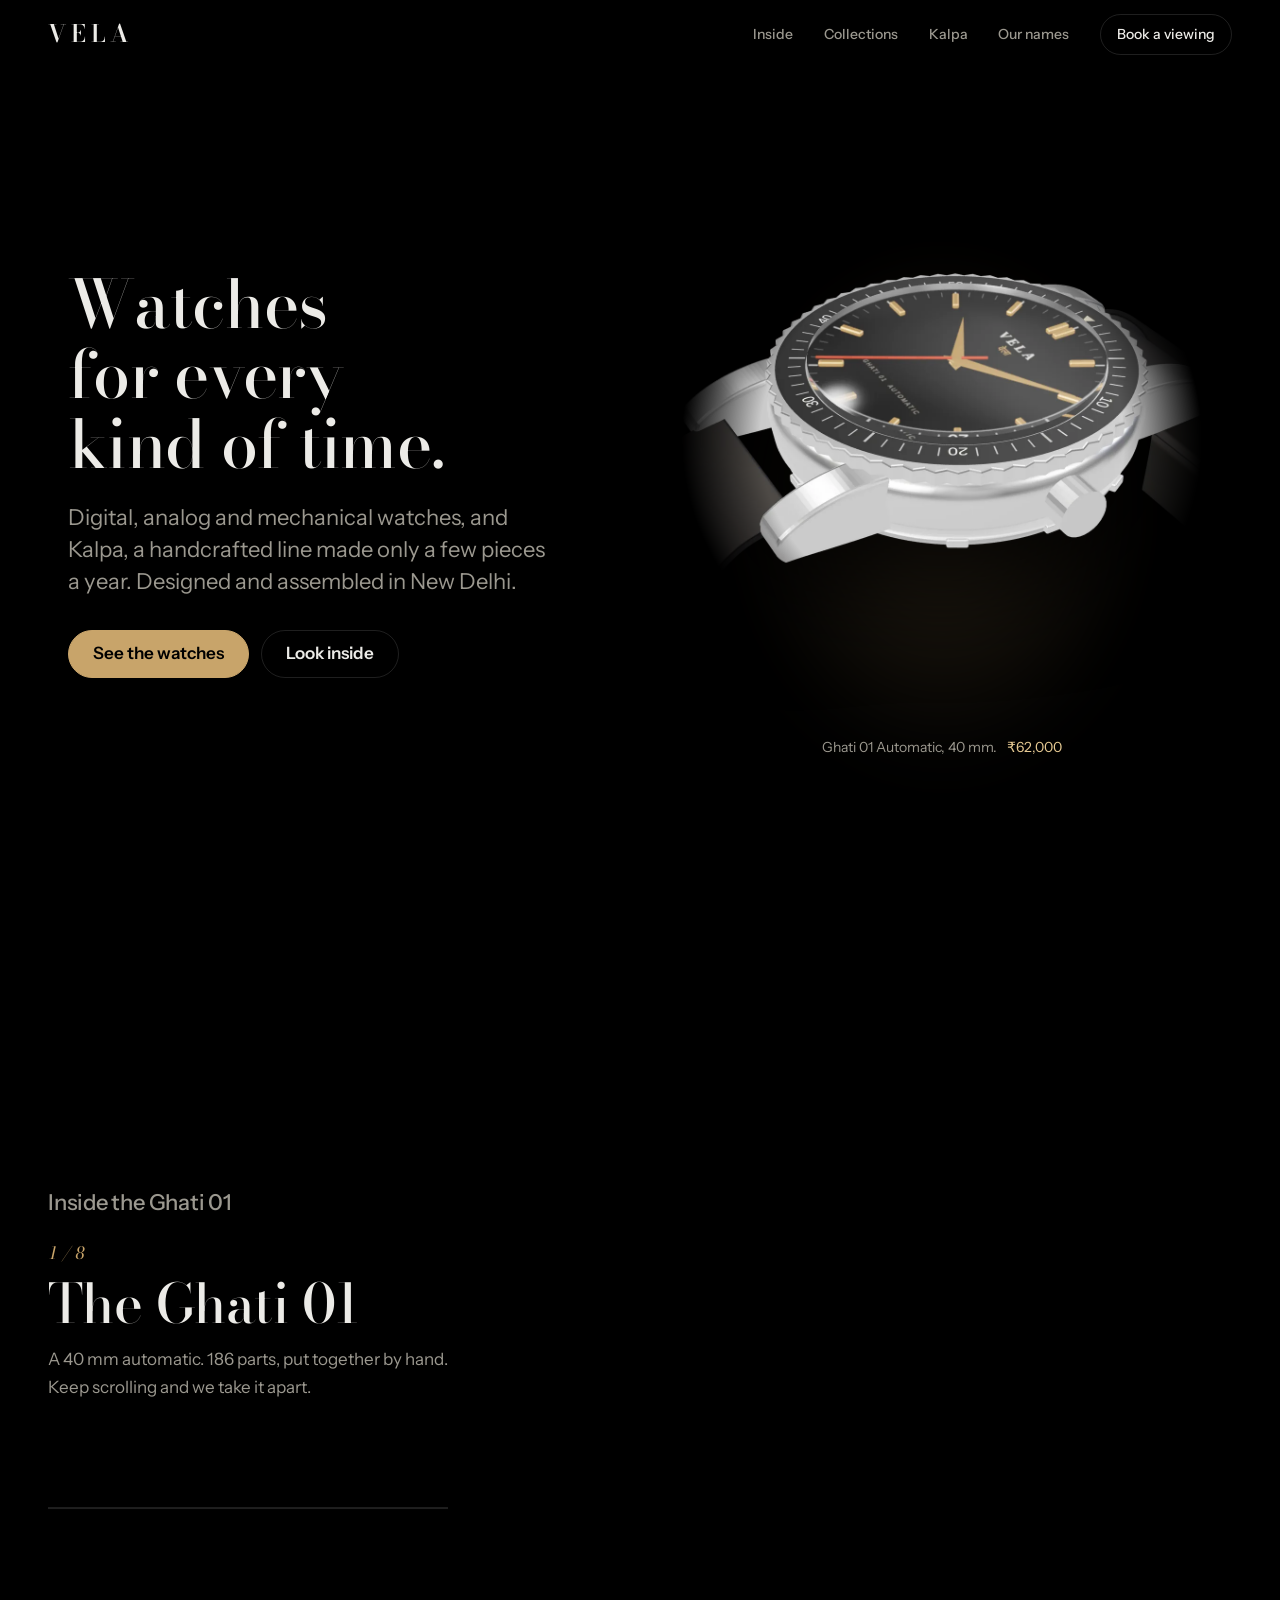
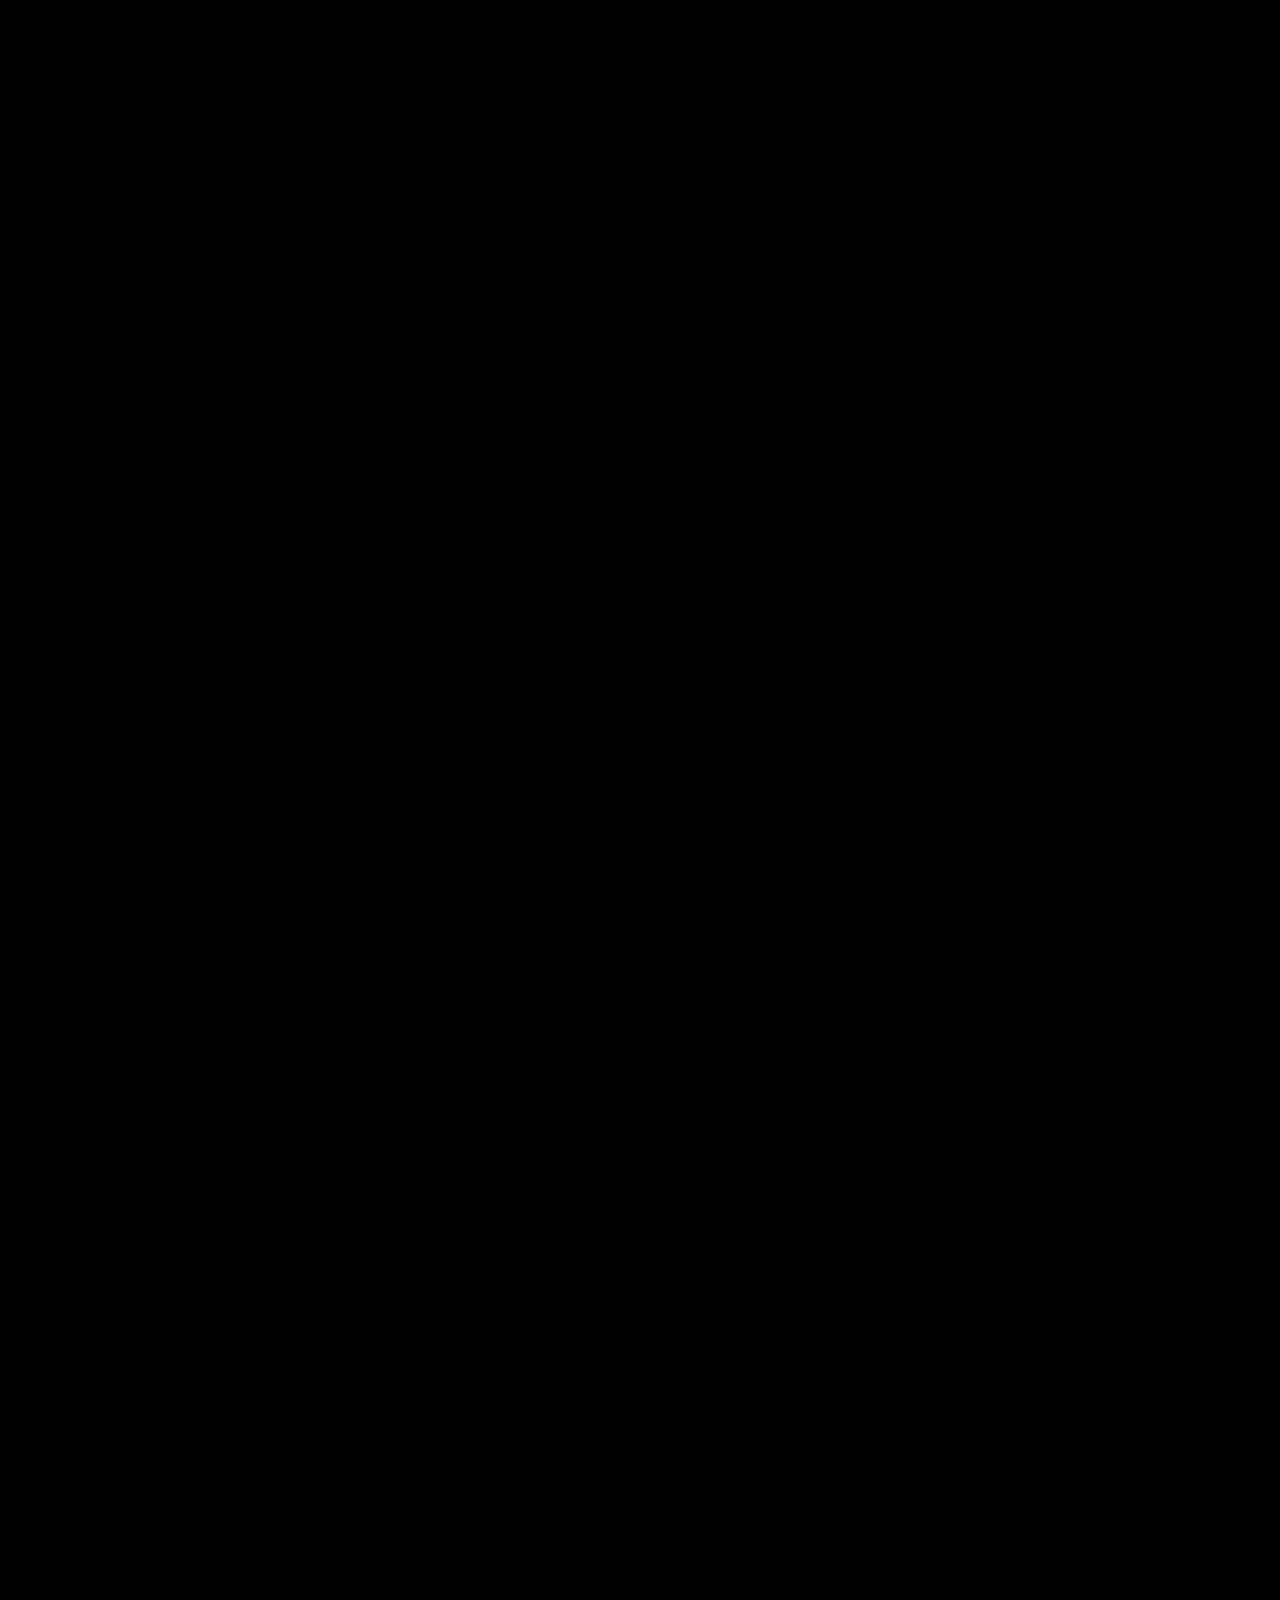
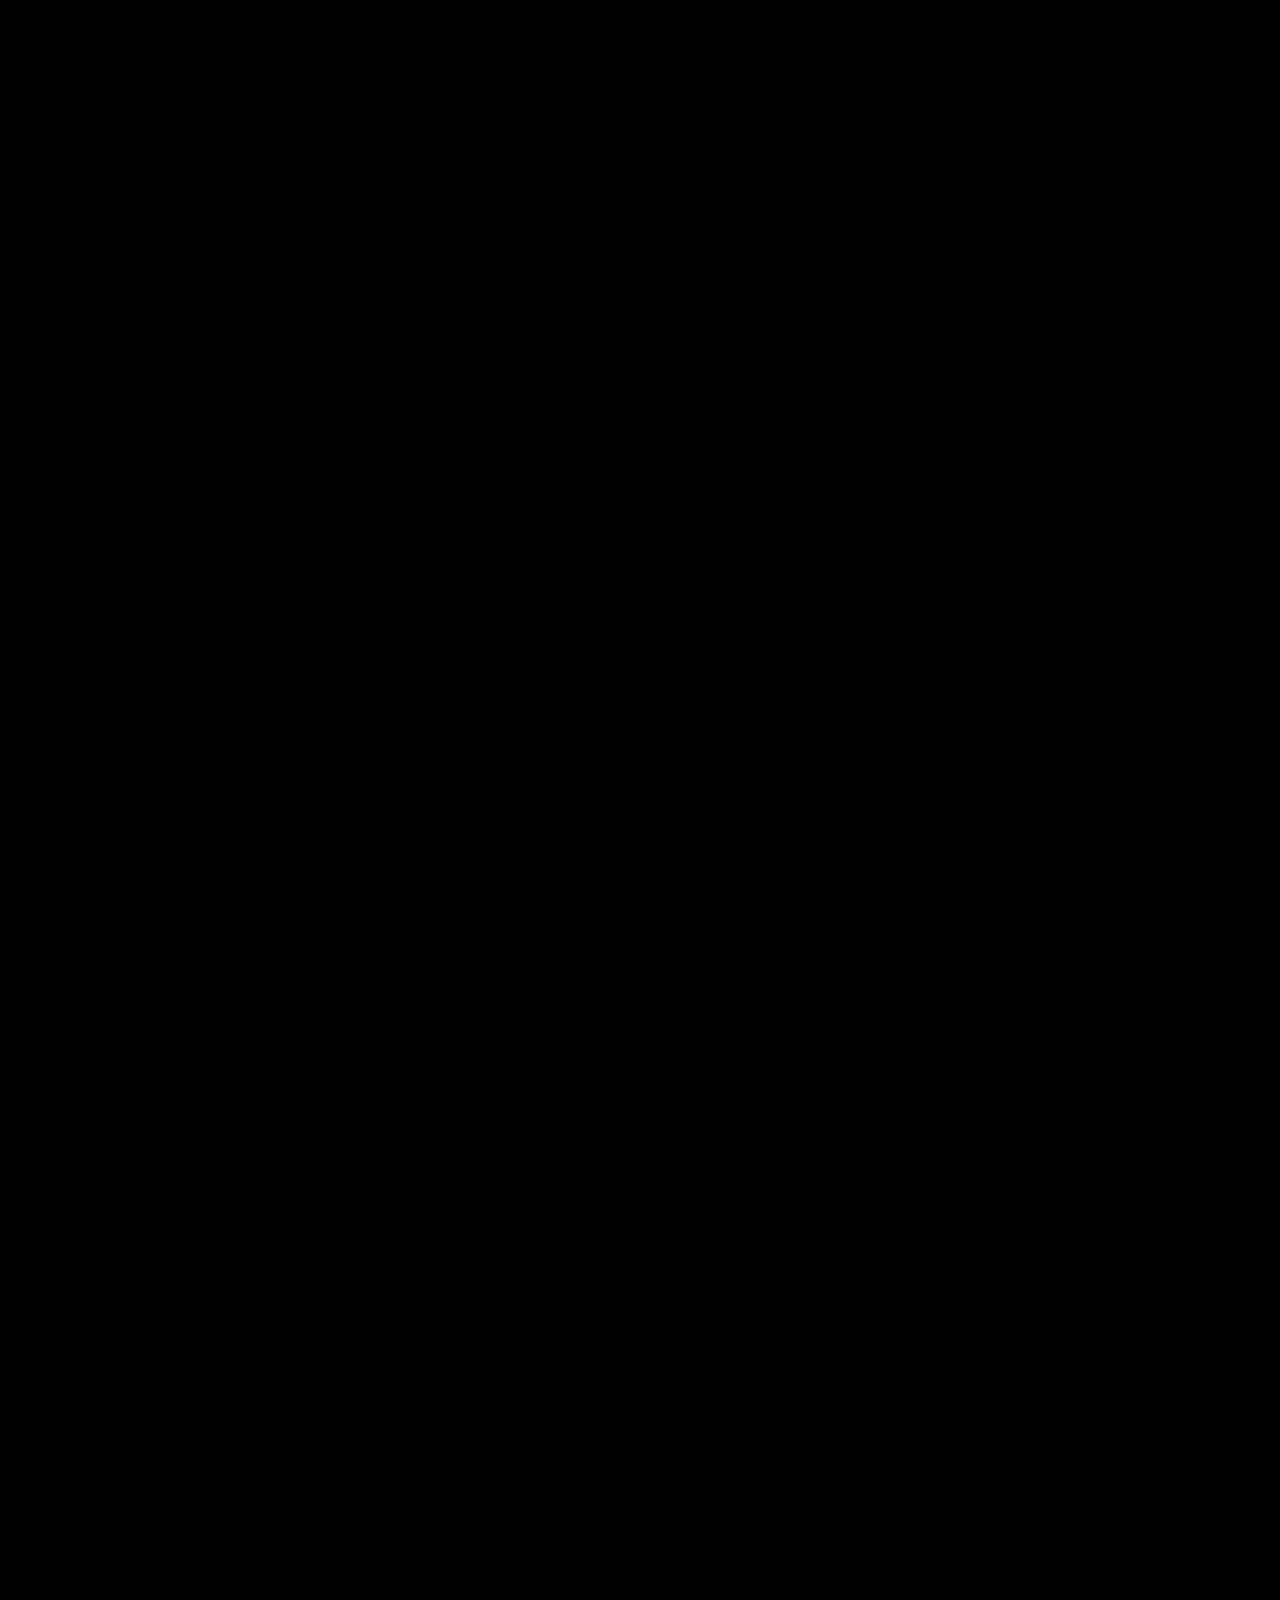
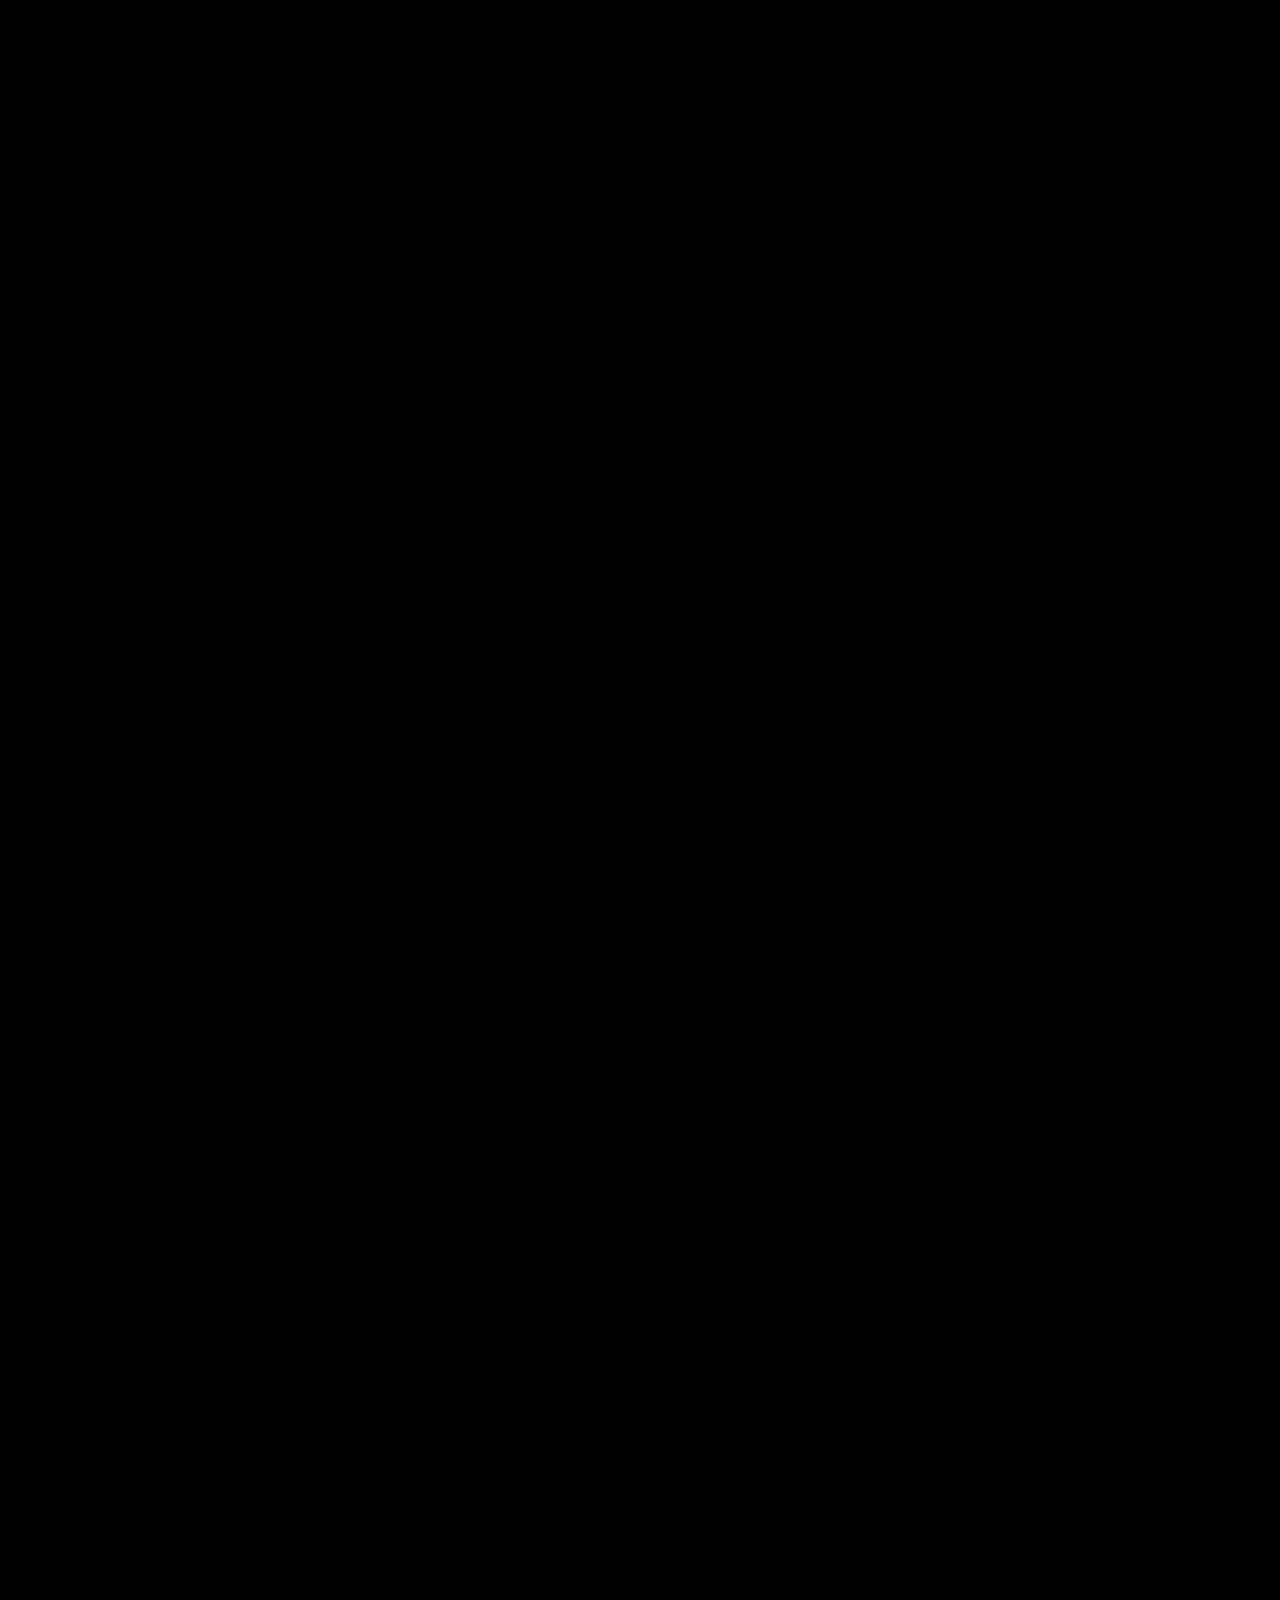
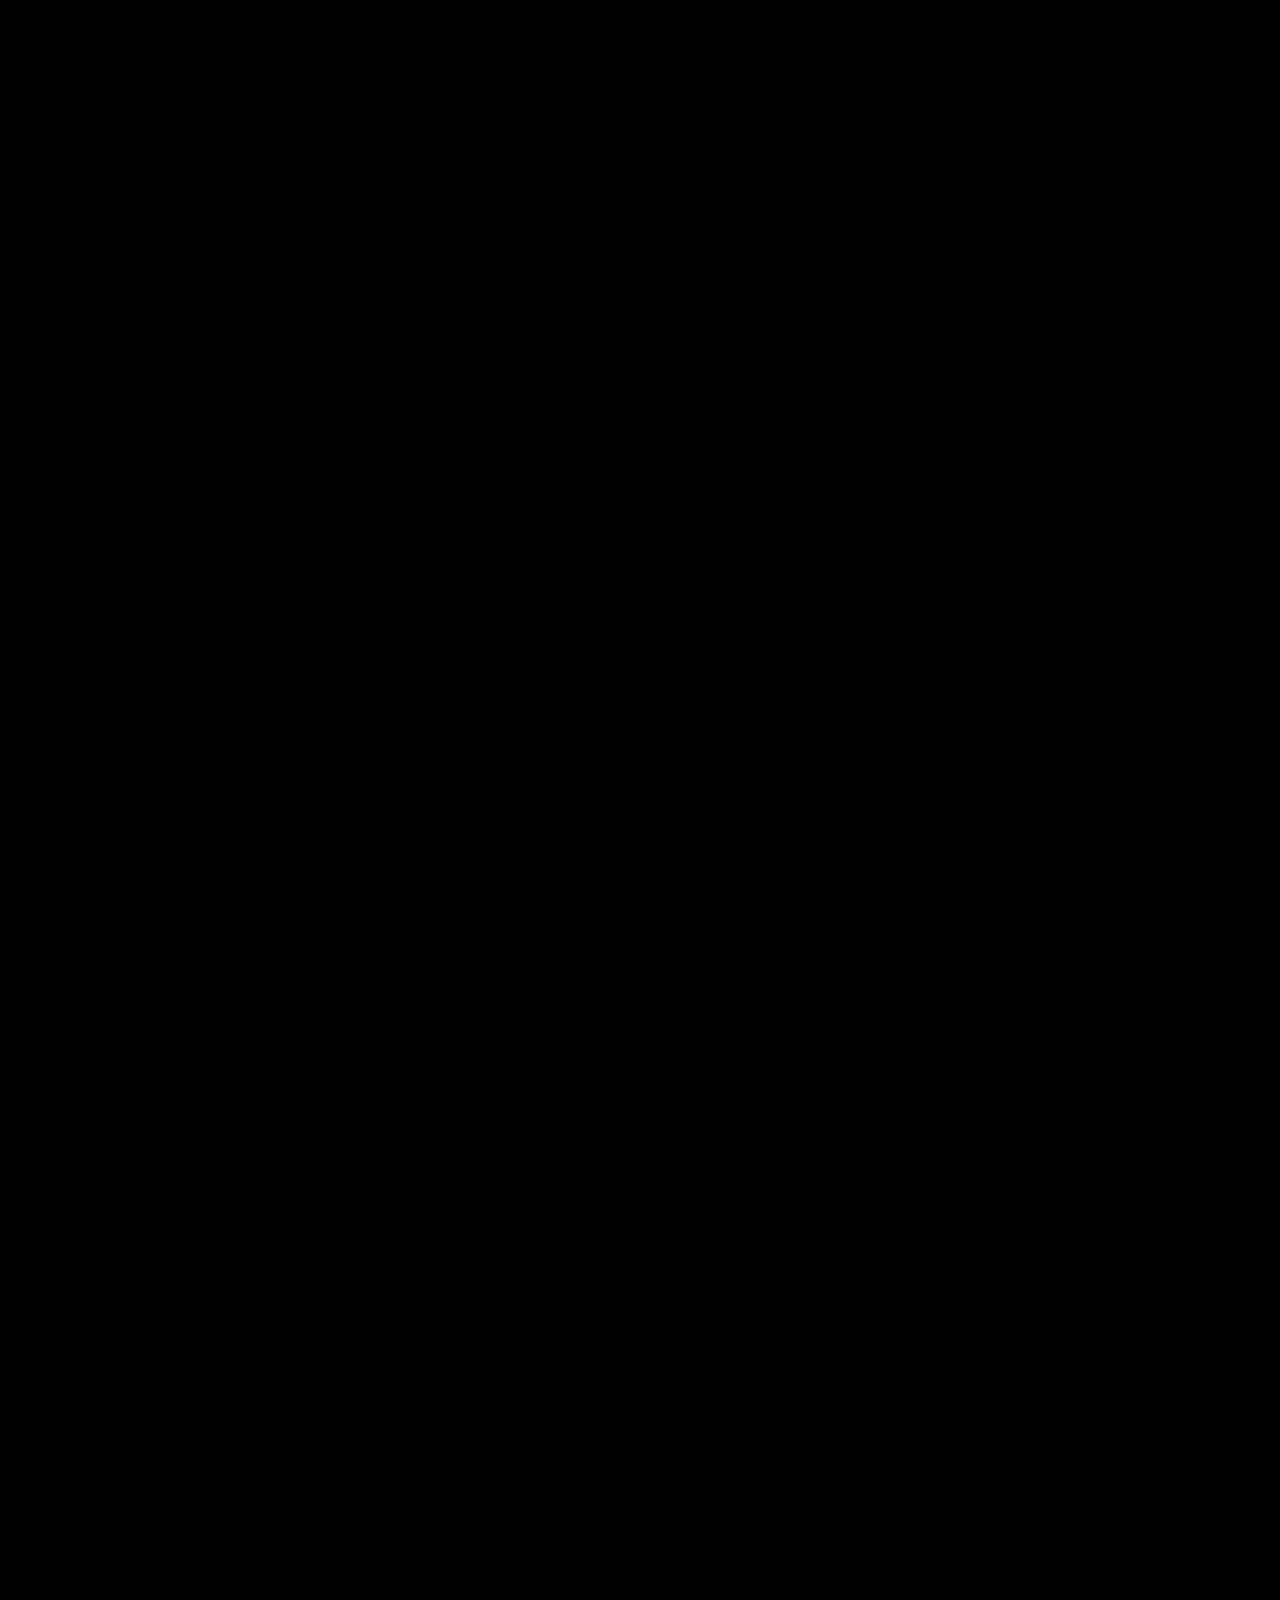
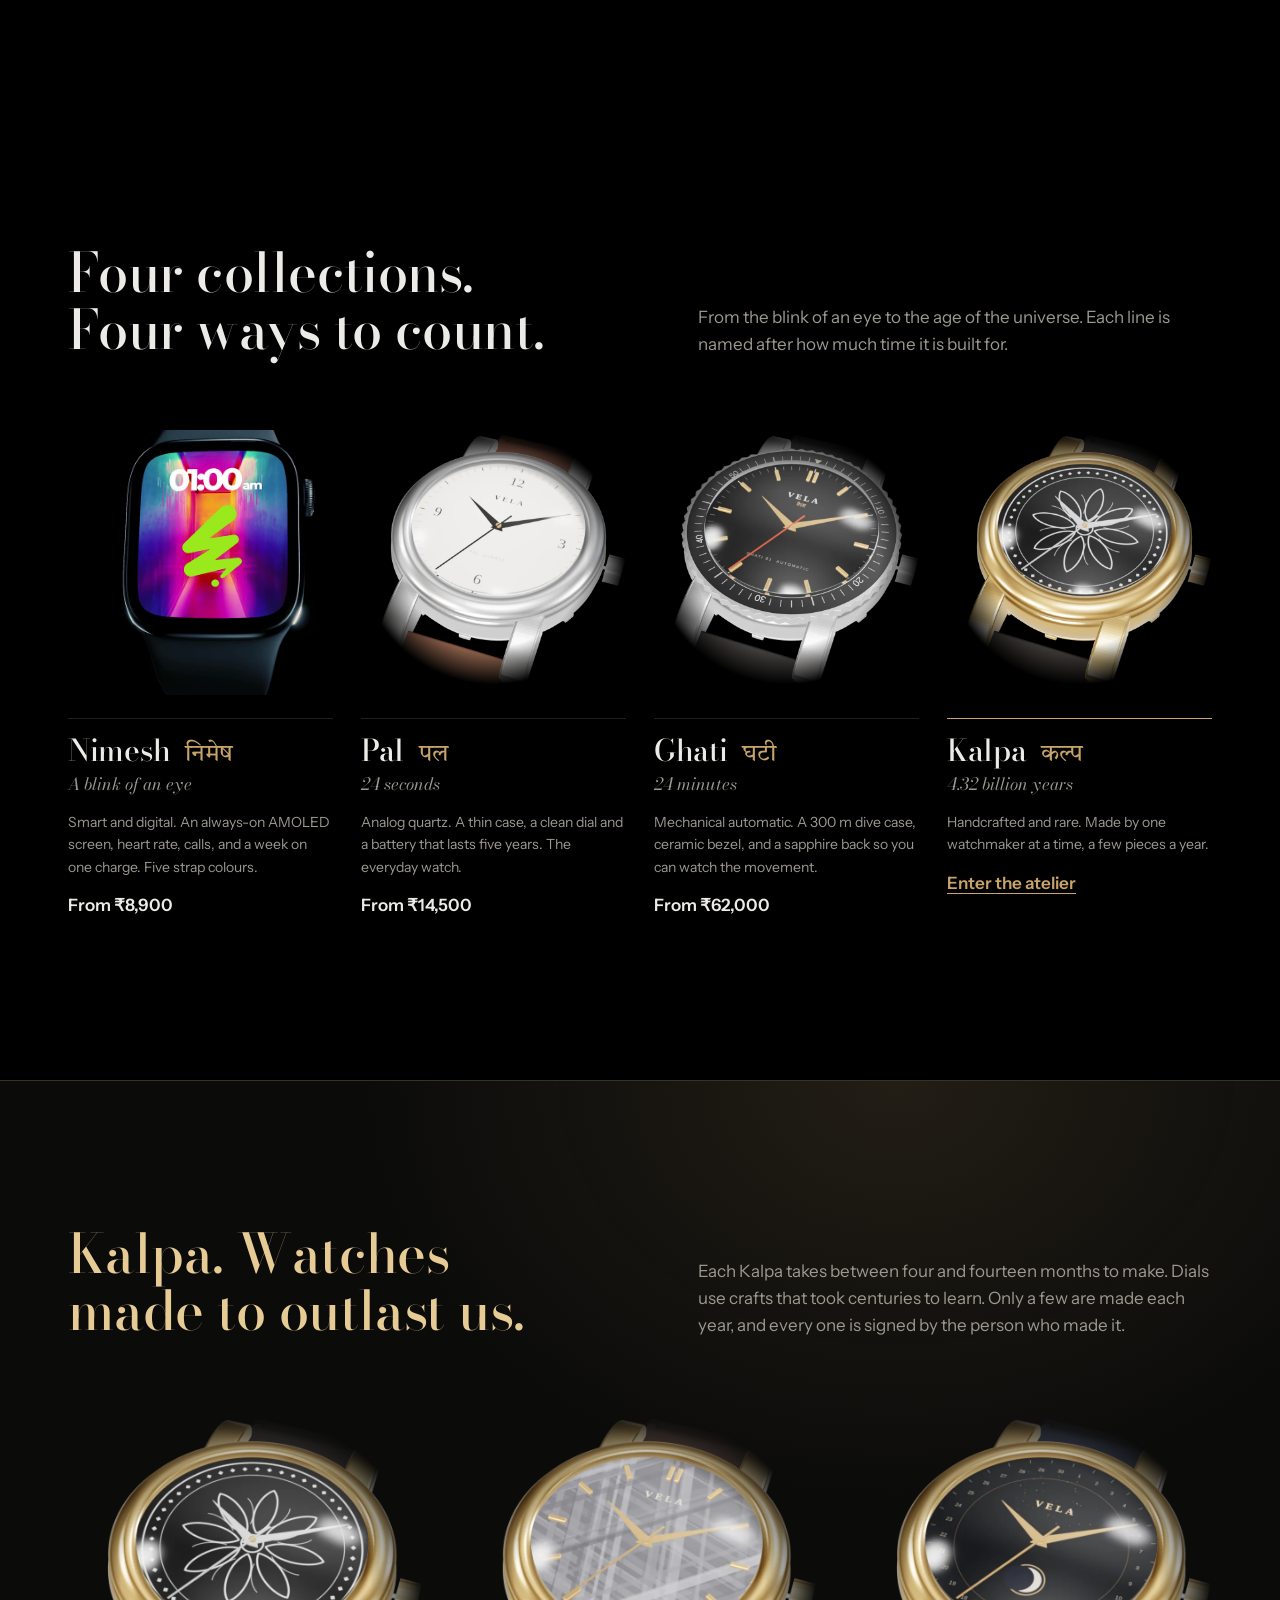
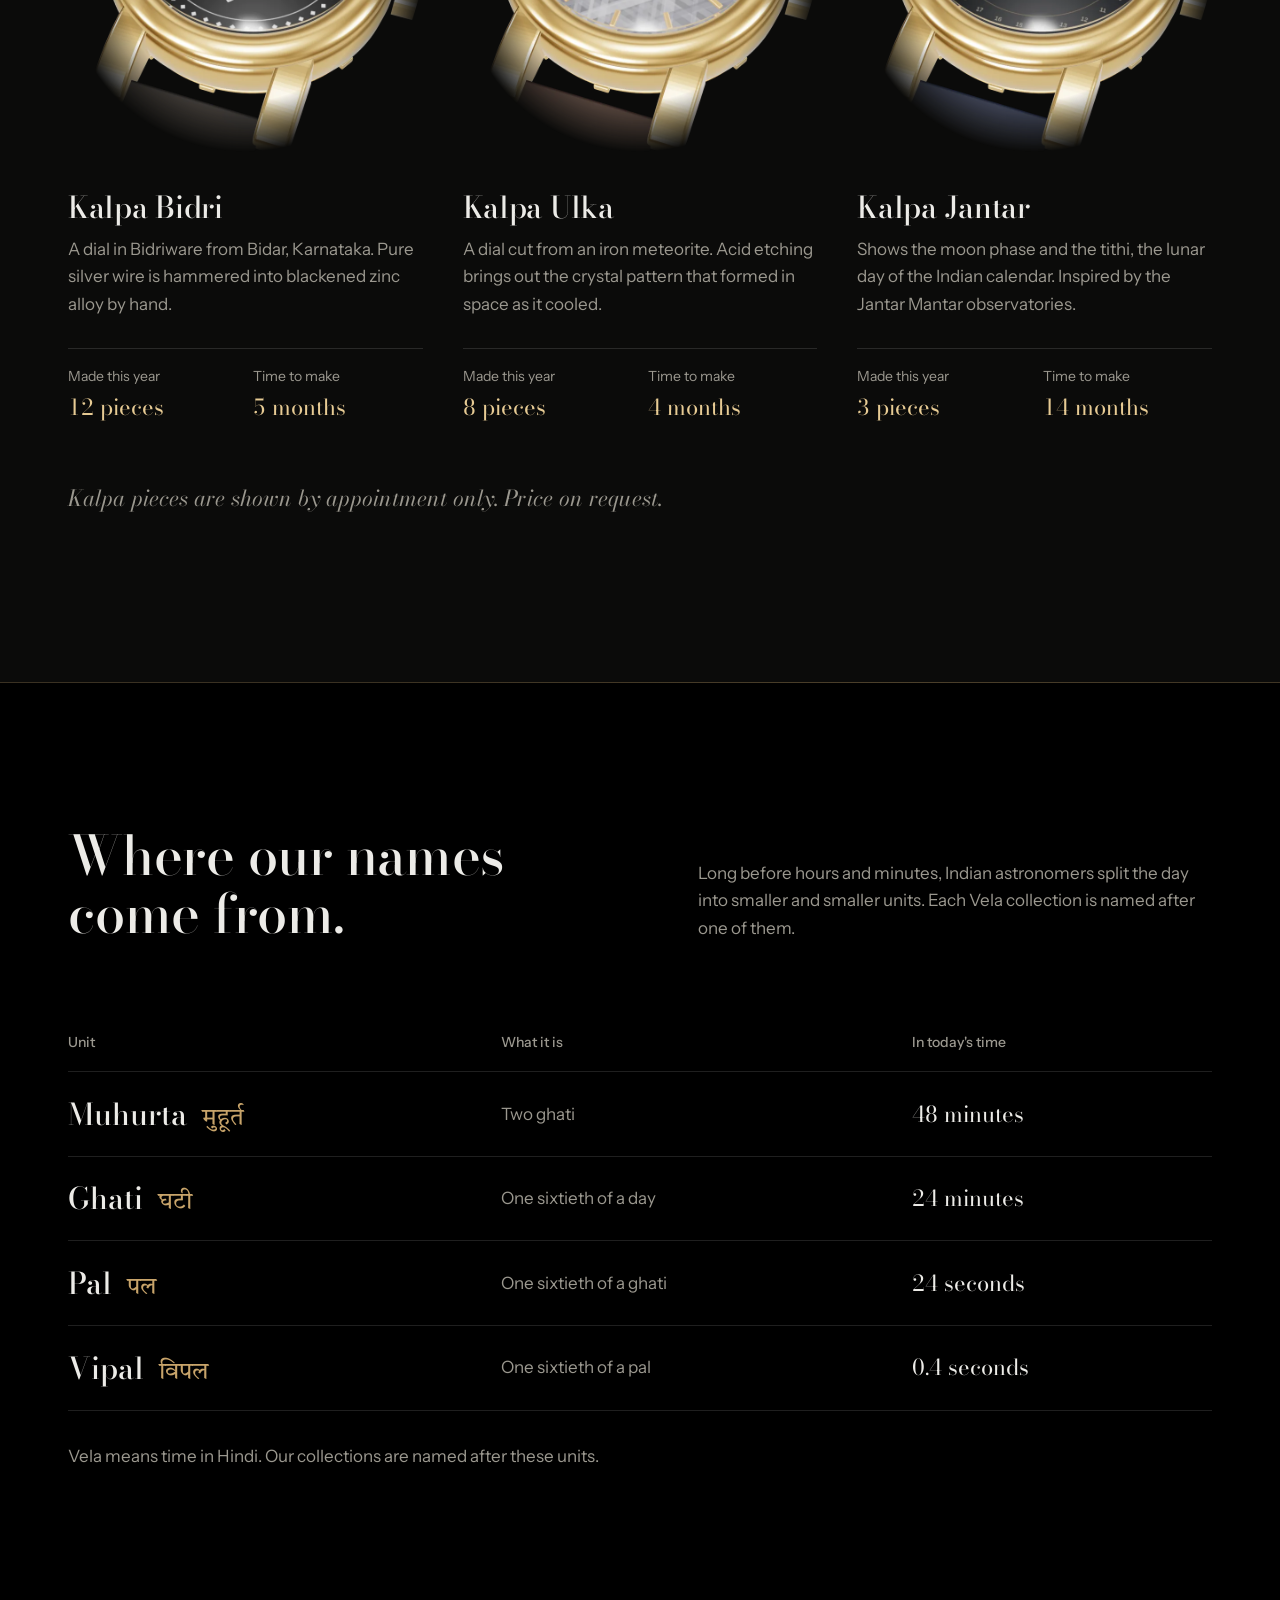
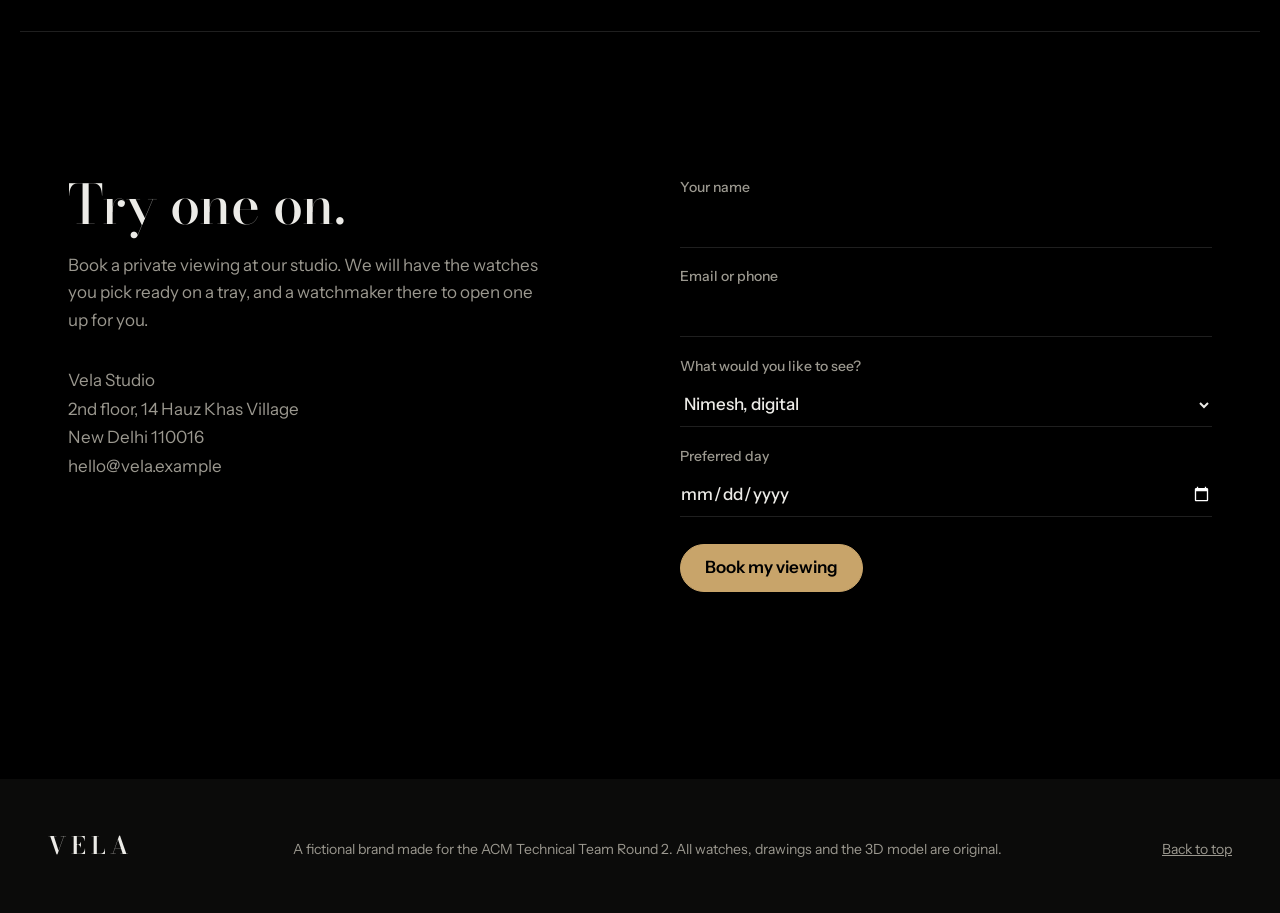
<file: index.html>
<!doctype html>
<html lang="en">
<head>
  <meta charset="utf-8">
  <meta name="viewport" content="width=device-width, initial-scale=1">
  <title>Vela | Watches made in India</title>
  <meta name="description" content="Vela makes digital, analog and mechanical watches, and Kalpa, a rare handcrafted line.">
  <meta name="theme-color" content="#000000">
  <link rel="icon" href="assets/favicon.svg" type="image/svg+xml">
  <link rel="preconnect" href="https://fonts.googleapis.com">
  <link rel="preconnect" href="https://fonts.gstatic.com" crossorigin>
  <link href="https://fonts.googleapis.com/css2?family=Bodoni+Moda:ital,opsz,wght@0,6..96,400..800;1,6..96,400&family=Instrument+Sans:wght@400..700&family=Tiro+Devanagari+Hindi&display=swap" rel="stylesheet">
  <link rel="stylesheet" href="css/style.css">
</head>
<body>
  <a class="skip" href="#main">Skip to content</a>

  <header class="nav" id="top">
    <a class="wordmark" href="#top" aria-label="Vela home">Vela</a>
    <button class="nav-toggle" aria-expanded="false" aria-controls="nav-links">Menu</button>
    <nav id="nav-links" class="nav-links" aria-label="Main">
      <a href="#inside">Inside</a>
      <a href="#collections">Collections</a>
      <a href="#kalpa">Kalpa</a>
      <a href="#time">Our names</a>
      <a class="nav-cta" href="#visit">Book a viewing</a>
    </nav>
  </header>

  <main id="main">
    <!-- HERO: the Ghati 01, which tilts toward your cursor -->
    <section class="hero" aria-labelledby="hero-title">
      <div class="hero-copy">
        <h1 id="hero-title" class="hero-title">Watches for every kind of time.</h1>
        <p class="hero-sub">Digital, analog and mechanical watches, and Kalpa, a handcrafted line made only a few pieces a year. Designed and assembled in New Delhi.</p>
        <div class="hero-actions">
          <a class="btn btn-solid" href="#collections">See the watches</a>
          <a class="btn btn-line" href="#inside">Look inside</a>
        </div>
      </div>

      <div class="hero-watch">
        <figure class="tilt">
          <div class="tilt-body">
            <img class="hero-img" src="assets/renders/ghati-hero.webp" width="1100" height="1100" alt="Vela Ghati 01 automatic in steel with a black dial, ceramic dive bezel and black leather strap" fetchpriority="high">
          </div>
        </figure>
        <p class="hero-caption">Ghati 01 Automatic, 40 mm. <span>₹62,000</span></p>
      </div>
    </section>

    <!-- INSIDE: the mechanical watch in 3D. The stage sticks while you scroll. -->
    <section class="inside" id="inside" aria-labelledby="inside-title">
      <div class="inside-stage">
        <canvas class="watch3d" aria-hidden="true"></canvas>
        <div class="inside-fallback" aria-hidden="true"></div>

        <div class="inside-ui">
          <h2 id="inside-title">Inside the Ghati 01</h2>
          <ol class="stages">
            <li class="is-active">
              <h3>The Ghati 01</h3>
              <p>A 40 mm automatic. 186 parts, put together by hand. Keep scrolling and we take it apart.</p>
            </li>
            <li>
              <h3>Opened up</h3>
              <p>Crystal, bezel, hands, dial, movement, rotor and caseback. Every layer lifts away in the order a watchmaker would take it apart.</p>
            </li>
            <li>
              <h3>Sapphire crystal</h3>
              <p>Rated 9 on the Mohs scale, so only a diamond can scratch it. Anti-reflective coating on both sides.</p>
            </li>
            <li>
              <h3>Sunburst dial</h3>
              <p>Brushed from the centre out so light runs across it as you turn your wrist. Indices are applied one at a time.</p>
            </li>
            <li>
              <h3>The balance wheel</h3>
              <p>The heartbeat. It swings 28,800 times an hour, eight beats a second, on a hairspring thinner than a hair.</p>
            </li>
            <li>
              <h3>Mainspring and gears</h3>
              <p>One full wind stores 72 hours of power. Four wheels pass it on, slowed down to exactly one turn an hour.</p>
            </li>
            <li>
              <h3>The rotor</h3>
              <p>A weighted half-moon that spins as your arm moves and winds the spring for you. You never need to wind it.</p>
            </li>
            <li>
              <h3>Back together</h3>
              <p>Every part returns to its place. Through the caseback you can watch it all keep time.</p>
            </li>
          </ol>
          <div class="rail" aria-hidden="true"><span></span></div>
        </div>
        <p class="callout" aria-hidden="true"></p>
      </div>
    </section>

    <!-- COLLECTIONS: four lines, four units of time -->
    <section class="collections" id="collections" aria-labelledby="collections-title">
      <div class="section-head">
        <h2 id="collections-title">Four collections. Four ways to count.</h2>
        <p>From the blink of an eye to the age of the universe. Each line is named after how much time it is built for.</p>
      </div>

      <div class="lines">
        <article class="line">
          <div class="line-face">
            <video src="assets/video/nimesh.mp4" poster="assets/video/nimesh-poster.jpg" width="640" height="640" muted loop playsinline preload="none" aria-label="Nimesh smartwatches in five strap colours"></video>
          </div>
          <div class="line-text">
            <h3>Nimesh <span class="deva" lang="hi">निमेष</span></h3>
            <p class="unit">A blink of an eye</p>
            <p>Smart and digital. An always-on AMOLED screen, heart rate, calls, and a week on one charge. Five strap colours.</p>
            <p class="price">From ₹8,900</p>
          </div>
        </article>

        <article class="line">
          <div class="line-face"><img src="assets/renders/pal.webp" width="800" height="800" loading="lazy" alt="Vela Pal quartz watch, steel case, cream dial, brown leather strap"></div>
          <div class="line-text">
            <h3>Pal <span class="deva" lang="hi">पल</span></h3>
            <p class="unit">24 seconds</p>
            <p>Analog quartz. A thin case, a clean dial and a battery that lasts five years. The everyday watch.</p>
            <p class="price">From ₹14,500</p>
          </div>
        </article>

        <article class="line">
          <div class="line-face"><img src="assets/renders/ghati.webp" width="800" height="800" loading="lazy" alt="Vela Ghati 01 automatic, steel dive case, black sunburst dial"></div>
          <div class="line-text">
            <h3>Ghati <span class="deva" lang="hi">घटी</span></h3>
            <p class="unit">24 minutes</p>
            <p>Mechanical automatic. A 300 m dive case, ceramic bezel, and a sapphire back so you can watch the movement.</p>
            <p class="price">From ₹62,000</p>
          </div>
        </article>

        <article class="line line-kalpa">
          <div class="line-face"><img src="assets/renders/bidri.webp" width="800" height="800" loading="lazy" alt="Vela Kalpa in yellow gold with a silver inlaid Bidri dial"></div>
          <div class="line-text">
            <h3>Kalpa <span class="deva" lang="hi">कल्प</span></h3>
            <p class="unit">4.32 billion years</p>
            <p>Handcrafted and rare. Made by one watchmaker at a time, a few pieces a year.</p>
            <a class="text-link" href="#kalpa">Enter the atelier</a>
          </div>
        </article>
      </div>
    </section>

    <!-- KALPA: the special class -->
    <section class="kalpa" id="kalpa" aria-labelledby="kalpa-title">
      <div class="kalpa-inner">
        <div class="section-head">
          <h2 id="kalpa-title">Kalpa. Watches made to outlast us.</h2>
          <p>Each Kalpa takes between four and fourteen months to make. Dials use crafts that took centuries to learn. Only a few are made each year, and every one is signed by the person who made it.</p>
        </div>

        <ul class="pieces">
          <li class="piece">
            <div class="piece-face"><img src="assets/renders/bidri.webp" width="800" height="800" loading="lazy" alt="Kalpa Bidri: gold case, black dial with a hand inlaid silver rosette"></div>
            <h3>Kalpa Bidri</h3>
            <p>A dial in Bidriware from Bidar, Karnataka. Pure silver wire is hammered into blackened zinc alloy by hand.</p>
            <dl class="piece-facts">
              <div><dt>Made this year</dt><dd>12 pieces</dd></div>
              <div><dt>Time to make</dt><dd>5 months</dd></div>
            </dl>
          </li>
          <li class="piece">
            <div class="piece-face"><img src="assets/renders/ulka.webp" width="800" height="800" loading="lazy" alt="Kalpa Ulka: gold case, etched meteorite dial"></div>
            <h3>Kalpa Ulka</h3>
            <p>A dial cut from an iron meteorite. Acid etching brings out the crystal pattern that formed in space as it cooled.</p>
            <dl class="piece-facts">
              <div><dt>Made this year</dt><dd>8 pieces</dd></div>
              <div><dt>Time to make</dt><dd>4 months</dd></div>
            </dl>
          </li>
          <li class="piece">
            <div class="piece-face"><img src="assets/renders/jantar.webp" width="800" height="800" loading="lazy" alt="Kalpa Jantar: gold case, night blue dial with moon phase and a ring of 30 tithis"></div>
            <h3>Kalpa Jantar</h3>
            <p>Shows the moon phase and the tithi, the lunar day of the Indian calendar. Inspired by the Jantar Mantar observatories.</p>
            <dl class="piece-facts">
              <div><dt>Made this year</dt><dd>3 pieces</dd></div>
              <div><dt>Time to make</dt><dd>14 months</dd></div>
            </dl>
          </li>
        </ul>
        <p class="kalpa-note">Kalpa pieces are shown by appointment only. Price on request.</p>
      </div>
    </section>

    <!-- OUR TIME: the units the brand is built on -->
    <section class="time" id="time" aria-labelledby="time-title">
      <div class="section-head">
        <h2 id="time-title">Where our names come from.</h2>
        <p>Long before hours and minutes, Indian astronomers split the day into smaller and smaller units. Each Vela collection is named after one of them.</p>
      </div>

      <div class="ladder-wrap">
        <table class="ladder">
          <thead>
            <tr><th scope="col">Unit</th><th scope="col">What it is</th><th scope="col">In today's time</th></tr>
          </thead>
          <tbody>
            <tr><th scope="row">Muhurta <span class="deva" lang="hi">मुहूर्त</span></th><td>Two ghati</td><td>48 minutes</td></tr>
            <tr><th scope="row">Ghati <span class="deva" lang="hi">घटी</span></th><td>One sixtieth of a day</td><td>24 minutes</td></tr>
            <tr><th scope="row">Pal <span class="deva" lang="hi">पल</span></th><td>One sixtieth of a ghati</td><td>24 seconds</td></tr>
            <tr><th scope="row">Vipal <span class="deva" lang="hi">विपल</span></th><td>One sixtieth of a pal</td><td>0.4 seconds</td></tr>
          </tbody>
        </table>
      </div>
      <p class="time-note">Vela means time in Hindi. Our collections are named after these units.</p>
    </section>

    <!-- VISIT: the call to action -->
    <section class="visit" id="visit" aria-labelledby="visit-title">
      <div class="visit-copy">
        <h2 id="visit-title">Try one on.</h2>
        <p>Book a private viewing at our studio. We will have the watches you pick ready on a tray, and a watchmaker there to open one up for you.</p>
        <address>
          Vela Studio<br>
          2nd floor, 14 Hauz Khas Village<br>
          New Delhi 110016<br>
          hello@vela.example
        </address>
      </div>

      <form class="visit-form" novalidate>
        <label for="f-name">Your name
          <input id="f-name" type="text" name="name" autocomplete="name" required>
        </label>
        <label for="f-contact">Email or phone
          <input id="f-contact" type="text" name="contact" autocomplete="email" required>
        </label>
        <label for="f-line">What would you like to see?
          <select id="f-line" name="line">
            <option>Nimesh, digital</option>
            <option>Pal, analog</option>
            <option>Ghati, mechanical</option>
            <option>Kalpa, by appointment</option>
            <option>Not sure yet</option>
          </select>
        </label>
        <label for="f-date">Preferred day
          <input id="f-date" type="date" name="date">
        </label>
        <button class="btn btn-solid" type="submit">Book my viewing</button>
        <p class="form-status" role="status" aria-live="polite"></p>
      </form>
    </section>
  </main>

  <footer class="footer">
    <p class="wordmark">Vela</p>
    <p>A fictional brand made for the ACM Technical Team Round 2. All watches, drawings and the 3D model are original.</p>
    <a href="#top">Back to top</a>
  </footer>

  <script src="js/main.js" defer></script>
</body>
</html>
</file>
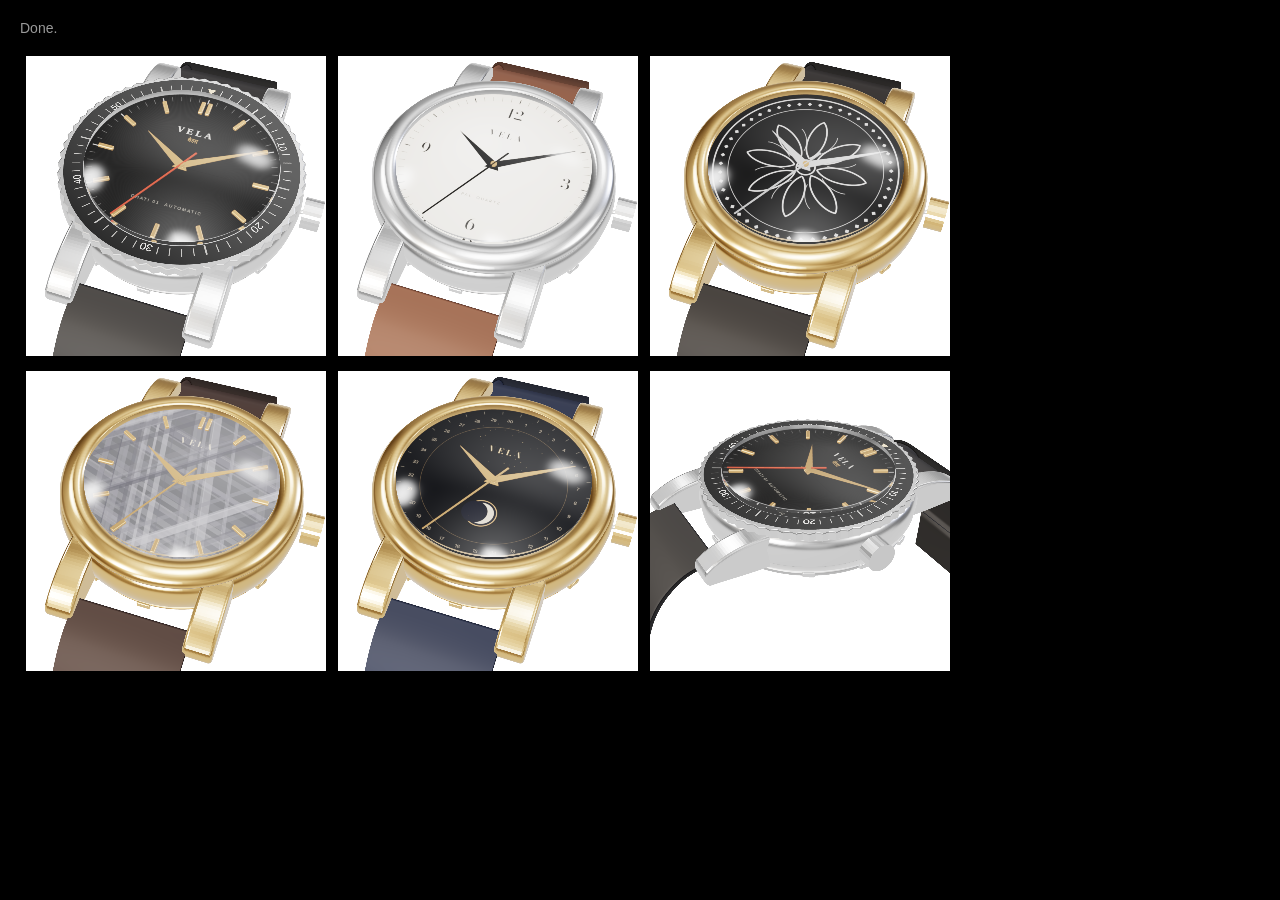
<file: tools/render.html>
<!doctype html>
<html lang="en">
<head>
<meta charset="utf-8">
<title>Vela render bench</title>
<link href="https://fonts.googleapis.com/css2?family=Bodoni+Moda:opsz,wght@6..96,400..800&family=Instrument+Sans:wght@400..700&family=Tiro+Devanagari+Hindi&display=swap" rel="stylesheet">
<style>body{background:#000;color:#999;font:14px sans-serif;margin:20px}canvas{width:300px;height:300px;margin:6px;background:#111}</style>
</head>
<body>
<!--
  Render bench: draws the product shots used on the site from our own 3D model.
  Open with a local server, wait, then each image appears below. The build
  script saves window.renders as files in assets/renders.
-->
<p>Rendering product shots...</p>
<div id="out"></div>
<script type="module">
  import { renderStill } from "../js/watch3d.js";
  const models = {
    "ghati":  [{ dial: "ghati", metal: "steel", bezel: "dive", indices: true, hands: "gold", strap: 0x1c1a19 }, {}],
    "pal":    [{ dial: "pal", metal: "steel", bezel: "smooth", indices: false, hands: "black", strap: 0x5a3622 }, {}],
    "bidri":  [{ dial: "bidri", metal: "gold", bezel: "smooth", indices: false, hands: "silver", strap: 0x16110d }, {}],
    "ulka":   [{ dial: "ulka", metal: "gold", bezel: "smooth", indices: true, hands: "gold", strap: 0x2b1a12 }, {}],
    "jantar": [{ dial: "jantar", metal: "gold", bezel: "smooth", indices: false, hands: "gold", strap: 0x121a2e }, {}],
    "ghati-hero": [{ dial: "ghati", metal: "steel", bezel: "dive", indices: true, hands: "gold", strap: 0x1c1a19 }, { az: 0.55, el: 0.62, r: 12.5, spin: -0.5, ty: -0.6 }],
  };
  window.renders = {};
  for (const [name, [opts, view]] of Object.entries(models)) {
    const c = document.createElement("canvas");
    document.getElementById("out").appendChild(c);
    window.renders[name] = await renderStill(c, opts, view);
  }
  window.rendersDone = true;
  document.querySelector("p").textContent = "Done.";
</script>
</body>
</html>
</file>
<file: css/style.css>
/* =========================================================
   VELA  |  brand tokens
   Layout: a black watch box. Each section is a tray on black
   velvet, with one watch or one idea in the middle of it.
   ========================================================= */
:root {
  color-scheme: dark;
  --black: #000000;      /* velvet of a watch box, main background */
  --tray: #0b0b0a;       /* raised trays: Kalpa, footer */
  --white: #ecebe7;      /* dial white, main text */
  --dim: #9b988f;        /* secondary text, like printed dial text */
  --brass: #c8a46a;      /* applied indices and hands, the one accent */
  --brass-hi: #e7cb94;   /* brass catching light */
  --line: rgba(255, 255, 255, 0.12);

  /* Bodoni for display: high contrast like numerals printed on a dial.
     Instrument Sans for reading. Tiro for the Devanagari unit names. */
  --display: "Bodoni Moda", "Didot", "Times New Roman", serif;
  --body: "Instrument Sans", "Helvetica Neue", Arial, sans-serif;
  --deva: "Tiro Devanagari Hindi", "Noto Serif Devanagari", serif;

  /* scale: perfect fourth, 1.333 */
  --step--1: 0.875rem;
  --step-0: 1.0625rem;
  --step-1: 1.375rem;
  --step-2: 1.875rem;
  --step-3: clamp(2.1rem, 4.4vw, 3.4rem);
  --step-4: clamp(2.6rem, 5.2vw, 4.6rem);

  --gutter: clamp(1rem, 4vw, 3rem);
  --max: 1240px;
}

*, *::before, *::after { box-sizing: border-box; }
html { scroll-behavior: smooth; }
@media (prefers-reduced-motion: reduce) { html { scroll-behavior: auto; } }

body {
  margin: 0;
  background: var(--black);
  color: var(--white);
  font-family: var(--body);
  font-size: var(--step-0);
  line-height: 1.6;
  -webkit-font-smoothing: antialiased;
}

img, svg, canvas { display: block; max-width: 100%; }
a { color: inherit; }
:focus-visible { outline: 2px solid var(--brass); outline-offset: 3px; }

h1, h2, h3 {
  margin: 0;
  font-family: var(--display);
  font-weight: 500;
  line-height: 1.05;
  letter-spacing: -0.01em;
  text-wrap: balance;
}
h2 { font-size: var(--step-3); max-width: 16ch; }
h3 { font-size: var(--step-1); }
p { margin: 0 0 1em; }

.deva { font-family: var(--deva); font-weight: 400; color: var(--brass); font-size: 0.8em; margin-left: 0.3em; }

.skip {
  position: absolute; left: -999px; top: 0; z-index: 100;
  padding: 0.6rem 1rem; background: var(--brass); color: var(--black);
}
.skip:focus { left: 1rem; }

/* ---------- buttons ---------- */
.btn {
  display: inline-flex;
  align-items: center;
  min-height: 48px;
  padding: 0.8rem 1.5rem;
  border-radius: 999px;
  font: 600 var(--step-0)/1 var(--body);
  text-decoration: none;
  cursor: pointer;
  transition: background-color 0.2s, color 0.2s, border-color 0.2s;
}
.btn-solid { background: var(--brass); color: var(--black); border: 1px solid var(--brass); }
.btn-solid:hover { background: var(--brass-hi); border-color: var(--brass-hi); }
.btn-line { background: transparent; color: var(--white); border: 1px solid var(--line); }
.btn-line:hover { border-color: var(--white); }

.text-link { color: var(--brass); font-weight: 600; text-underline-offset: 4px; }

/* ---------- nav ---------- */
.nav {
  position: fixed;
  inset: 0 0 auto 0;
  z-index: 50;
  display: flex;
  align-items: center;
  justify-content: space-between;
  gap: 1rem;
  padding: calc(0.9rem + env(safe-area-inset-top, 0px)) var(--gutter) 0.9rem;
  background: linear-gradient(var(--black) 35%, transparent);
}
.wordmark {
  font-family: var(--display);
  font-size: 1.5rem;
  font-weight: 600;
  letter-spacing: 0.18em;
  text-transform: uppercase;
  text-decoration: none;
  margin: 0;
}
.nav-links { display: flex; align-items: center; gap: clamp(1rem, 2.4vw, 2rem); }
.nav-links a { text-decoration: none; font-size: var(--step--1); font-weight: 500; color: var(--dim); }
.nav-links a:hover { color: var(--white); }
.nav-links .nav-cta { color: var(--white); border: 1px solid var(--line); padding: 0.5rem 1rem; border-radius: 999px; }
.nav-links .nav-cta:hover { border-color: var(--brass); color: var(--brass-hi); }
.nav-toggle {
  display: none;
  min-height: 44px;
  padding: 0.5rem 1rem;
  background: none;
  color: var(--white);
  border: 1px solid var(--line);
  border-radius: 999px;
  font: 500 var(--step--1) var(--body);
}

/* ---------- hero ---------- */
.hero {
  min-height: 100svh;
  max-width: var(--max);
  margin: 0 auto;
  padding: 7rem var(--gutter) 4rem;
  display: grid;
  grid-template-columns: 1fr minmax(0, 1fr);
  align-items: center;
  gap: 3rem clamp(2rem, 5vw, 5rem);
}
.hero-copy { min-width: 0; }
.hero-title { font-size: var(--step-4); font-weight: 500; margin-bottom: 1.4rem; max-width: 14ch; }
.hero-sub { font-size: var(--step-1); line-height: 1.45; color: var(--dim); max-width: 30rem; }
.hero-actions { display: flex; flex-wrap: wrap; gap: 0.75rem; margin-top: 2rem; }

.hero-watch { display: grid; justify-items: center; gap: 1.6rem; min-width: 0; }

.tilt {
  margin: 0;
  width: min(100%, 520px);
  aspect-ratio: 1;
  perspective: 1200px;
  position: relative;
}
/* a soft pool of light under the watch, like a display stand */
.tilt::before {
  content: "";
  position: absolute;
  inset: 10% 10% -12%;
  background: radial-gradient(closest-side, rgba(200, 164, 106, 0.2), transparent);
  filter: blur(30px);
  z-index: -1;
}
.tilt-body {
  position: relative;
  width: 100%;
  height: 100%;
  transform: rotateX(var(--rx, 0deg)) rotateY(var(--ry, 0deg));
  transform-style: preserve-3d;
  transition: transform 0.6s cubic-bezier(0.2, 0.7, 0.2, 1);
  filter: drop-shadow(0 40px 50px rgba(0, 0, 0, 0.8));
}
.tilt.is-moving .tilt-body { transition: transform 0.12s linear; }
.hero-caption { margin: 0; color: var(--dim); font-size: var(--step--1); }
.hero-caption span { color: var(--brass-hi); margin-left: 0.4rem; }

/* ---------- product images ---------- */
.line-face img, .line-face video, .piece-face img { width: 100%; height: 100%; object-fit: contain; display: block; }
.line-face video { object-fit: cover; border-radius: 6px; }
.hero-img { width: 100%; height: auto; display: block; }
/* straps fade into the black instead of stopping at the image edge */
.hero-img, .line-face img, .piece-face img {
  -webkit-mask-image: radial-gradient(closest-side at 50% 48%, #000 70%, transparent 100%);
  mask-image: radial-gradient(closest-side at 50% 48%, #000 70%, transparent 100%);
}

/* ---------- inside: sticky 3D stage ---------- */
.inside {
  position: relative;
  height: 800vh;              /* scroll distance for the whole teardown */
}
.inside-stage {
  position: sticky;
  top: 0;
  height: 100vh;
  height: 100svh;
  overflow: hidden;
}
.watch3d, .inside-fallback {
  position: absolute;
  inset: 0;
  width: 100%;
  height: 100%;
}
.inside-fallback { display: grid; place-items: center; padding: 14vh 6vw 14vh 40vw; }
.inside-fallback img { width: min(100%, 70vh); height: auto; }
.inside.is-3d .inside-fallback { display: none; }

/* shade behind the words so they read over the watch */
.inside-stage::after {
  content: "";
  position: absolute;
  inset: 0;
  background: linear-gradient(90deg, rgba(0, 0, 0, 0.88) 0, rgba(0, 0, 0, 0.5) 30%, transparent 50%);
  pointer-events: none;
}
.inside-ui, .callout { z-index: 1; }
.inside-ui {
  position: absolute;
  left: var(--gutter);
  top: 50%;
  transform: translateY(-50%);
  width: min(25rem, 34vw);
  pointer-events: none;
}
.inside-ui h2 { font-size: var(--step-1); color: var(--dim); font-family: var(--body); font-weight: 500; margin-bottom: 1.6rem; }
.stages { list-style: none; margin: 0; padding: 0; display: grid; counter-reset: stage; }
.stages li {
  grid-area: 1 / 1;
  counter-increment: stage;
  opacity: 0;
  transform: translateY(14px);
  transition: opacity 0.45s, transform 0.45s;
}
.stages li.is-active { opacity: 1; transform: none; }
.stages li::before {
  content: counter(stage) " / 8";
  display: block;
  font-family: var(--display);
  font-style: italic;
  color: var(--brass);
  margin-bottom: 0.5rem;
  font-variant-numeric: tabular-nums;
}
.stages h3 { font-size: var(--step-3); margin-bottom: 0.9rem; }
.stages p { color: var(--dim); }
.rail { margin-top: 2rem; height: 2px; background: var(--line); }
.rail span {
  display: block;
  height: 100%;
  background: var(--brass);
  transform-origin: left;
  transform: scaleX(var(--progress, 0));
}

/* label pinned to the part in focus */
.callout {
  position: absolute;
  left: 0;
  top: 0;
  margin: 0;
  padding: 0.4rem 0.85rem;
  border: 1px solid rgba(231, 203, 148, 0.6);
  border-radius: 999px;
  background: rgba(0, 0, 0, 0.6);
  backdrop-filter: blur(6px);
  color: var(--brass-hi);
  font-size: var(--step--1);
  font-weight: 600;
  white-space: nowrap;
  opacity: 0;
  pointer-events: none;
  will-change: transform, opacity;
}

/* ---------- shared sections ---------- */
.collections, .time, .visit {
  max-width: var(--max);
  margin: 0 auto;
  padding: clamp(5rem, 12vw, 9rem) var(--gutter);
}
.section-head {
  display: grid;
  grid-template-columns: 1.1fr 1fr;
  gap: 1.5rem 4rem;
  align-items: end;
  margin-bottom: clamp(3rem, 6vw, 4.5rem);
}
.section-head p { color: var(--dim); max-width: 34rem; margin: 0; }

/* ---------- collections ---------- */
.lines {
  display: grid;
  grid-template-columns: repeat(4, minmax(0, 1fr));
  gap: 2.5rem 1.75rem;
}
.line { display: grid; gap: 1.4rem; align-content: start; min-width: 0; }
.line-face { aspect-ratio: 1; max-width: 100%; }
.line-face svg { width: 100%; height: 100%; }
.line h3 { font-size: var(--step-2); }
.unit { font-family: var(--display); font-style: italic; color: var(--brass); margin: 0.2rem 0 0.8rem; }
.line-text p { color: var(--dim); font-size: var(--step--1); }
.line-text .unit { font-size: var(--step-0); }
.line-text .price { color: var(--white); font-weight: 600; font-size: var(--step-0); }
.line-kalpa .line-text { border-top: 1px solid var(--brass); padding-top: 1rem; }
.line:not(.line-kalpa) .line-text { border-top: 1px solid var(--line); padding-top: 1rem; }

/* ---------- kalpa ---------- */
.kalpa {
  background:
    radial-gradient(60% 50% at 70% 0%, rgba(200, 164, 106, 0.12), transparent 70%),
    var(--tray);
  border-block: 1px solid rgba(200, 164, 106, 0.25);
}
.kalpa-inner { max-width: var(--max); margin: 0 auto; padding: clamp(5rem, 12vw, 9rem) var(--gutter); }
.kalpa h2 { color: var(--brass-hi); }
.pieces {
  list-style: none;
  margin: 0;
  padding: 0;
  display: grid;
  grid-template-columns: repeat(3, minmax(0, 1fr));
  gap: 3rem 2.5rem;
}
.piece { display: grid; gap: 0.8rem; align-content: start; min-width: 0; }
.piece-face { aspect-ratio: 1; max-width: 100%; margin-bottom: 0.8rem; }
.piece-face svg { width: 100%; height: 100%; }
.piece h3 { font-size: var(--step-2); }
.piece p { color: var(--dim); }
.piece-facts { display: grid; grid-template-columns: 1fr 1fr; gap: 1rem; margin: 0; border-top: 1px solid var(--line); padding-top: 1rem; }
.piece-facts dt { font-size: var(--step--1); color: var(--dim); }
.piece-facts dd { margin: 0.2rem 0 0; font-family: var(--display); font-size: var(--step-1); color: var(--brass-hi); font-variant-numeric: tabular-nums; }
.kalpa-note { margin-top: 3.5rem; color: var(--dim); font-family: var(--display); font-style: italic; font-size: var(--step-1); }

/* ---------- our time ---------- */
.ladder-wrap { overflow-x: auto; }
.ladder { width: 100%; border-collapse: collapse; min-width: 32rem; }
.ladder th, .ladder td { text-align: left; padding: 1.1rem 1rem 1.1rem 0; border-bottom: 1px solid var(--line); }
.ladder thead th { font-family: var(--body); font-size: var(--step--1); font-weight: 500; color: var(--dim); }
.ladder tbody th { font-family: var(--display); font-weight: 500; font-size: var(--step-2); }
.ladder td { color: var(--dim); }
.ladder td:last-child { color: var(--white); font-family: var(--display); font-size: var(--step-1); font-variant-numeric: tabular-nums; }
.time-note { margin-top: 2rem; color: var(--dim); max-width: 40rem; }

/* ---------- visit ---------- */
.visit { display: grid; grid-template-columns: 1fr 1fr; gap: 3rem 5rem; border-top: 1px solid var(--line); }
.visit-copy p { color: var(--dim); max-width: 30rem; margin-top: 1.2rem; }
.visit address { font-style: normal; margin-top: 2rem; color: var(--dim); line-height: 1.7; }
.visit-form { display: grid; gap: 1.1rem; align-content: start; }
.visit-form label { display: grid; gap: 0.35rem; font-size: var(--step--1); font-weight: 500; color: var(--dim); }
.visit-form input, .visit-form select {
  font: 500 var(--step-0) var(--body);
  color: var(--white);
  background: transparent;
  border: 0;
  border-bottom: 1px solid var(--line);
  border-radius: 0;
  padding: 0.6rem 0;
  min-height: 44px;
}
.visit-form select option { color: #000; }
.visit-form input:focus, .visit-form select:focus { outline: none; border-bottom-color: var(--brass); }
.visit-form .btn { justify-self: start; margin-top: 0.6rem; }
.form-status { min-height: 1.5em; color: var(--brass-hi); margin: 0; }

/* ---------- footer ---------- */
.footer {
  background: var(--tray);
  padding: 3rem var(--gutter) calc(3rem + env(safe-area-inset-bottom, 0px));
  display: flex;
  flex-wrap: wrap;
  gap: 1rem 2rem;
  align-items: baseline;
  justify-content: space-between;
  color: var(--dim);
  font-size: var(--step--1);
}
.footer p { margin: 0; }
.footer .wordmark { color: var(--white); }

/* ---------- responsive ---------- */
@media (max-width: 1100px) {
  .lines { grid-template-columns: repeat(2, minmax(0, 1fr)); }
}
@media (max-width: 900px) {
  .hero { grid-template-columns: 1fr; padding-top: 6rem; min-height: 0; }
  .hero-watch { order: -1; }
  .tilt { width: min(100%, 420px); }
  .section-head, .visit { grid-template-columns: 1fr; }
  .pieces { grid-template-columns: 1fr; max-width: 30rem; }
}
@media (max-width: 720px) {
  .nav-toggle { display: inline-flex; align-items: center; }
  .nav-links {
    position: absolute; top: 100%; left: 0; right: 0;
    display: none; flex-direction: column; align-items: flex-start; gap: 0;
    padding: 0.5rem var(--gutter) 1.5rem;
    background: var(--tray);
    border-bottom: 1px solid var(--line);
  }
  .nav-links.is-open { display: flex; }
  .nav-links a { padding: 0.8rem 0; width: 100%; font-size: var(--step-0); }
  .nav-links .nav-cta { width: auto; margin-top: 0.5rem; padding: 0.7rem 1.2rem; }

  /* 3D on top, words at the bottom */
  .inside-ui {
    top: auto; bottom: 0; left: 0; right: 0; width: auto; transform: none;
    padding: 2rem var(--gutter) calc(1.5rem + env(safe-area-inset-bottom, 0px));
  }
  .inside-ui h2 { display: none; }
  .inside-stage::after { background: linear-gradient(transparent 52%, rgba(0, 0, 0, 0.92) 72%); }
  .stages h3 { font-size: var(--step-2); margin-bottom: 0.4rem; }
  .stages p { font-size: var(--step--1); margin: 0; }
  .rail { margin-top: 1rem; }
  .inside-fallback { padding: 10vh 8vw 40vh; }
}
@media (max-width: 520px) {
  .lines { grid-template-columns: 1fr; }
  .line { grid-template-columns: 40% 1fr; align-items: center; gap: 1.2rem; }
}

/* labels on the open stack, like a technical drawing */
.parts { position: absolute; inset: 0; z-index: 1; pointer-events: none; }
.parts-lines { position: absolute; inset: 0; width: 100%; height: 100%; overflow: visible; }
.parts-lines line { stroke: var(--brass); stroke-width: 1; }
.part-label {
  position: absolute;
  left: 0;
  top: 0;
  margin: 0;
  font-size: var(--step--1);
  color: var(--white);
  white-space: nowrap;
  opacity: 0;
  will-change: transform, opacity;
}
@media (max-width: 720px) { .part-label { font-size: 0.75rem; } }
</file>
